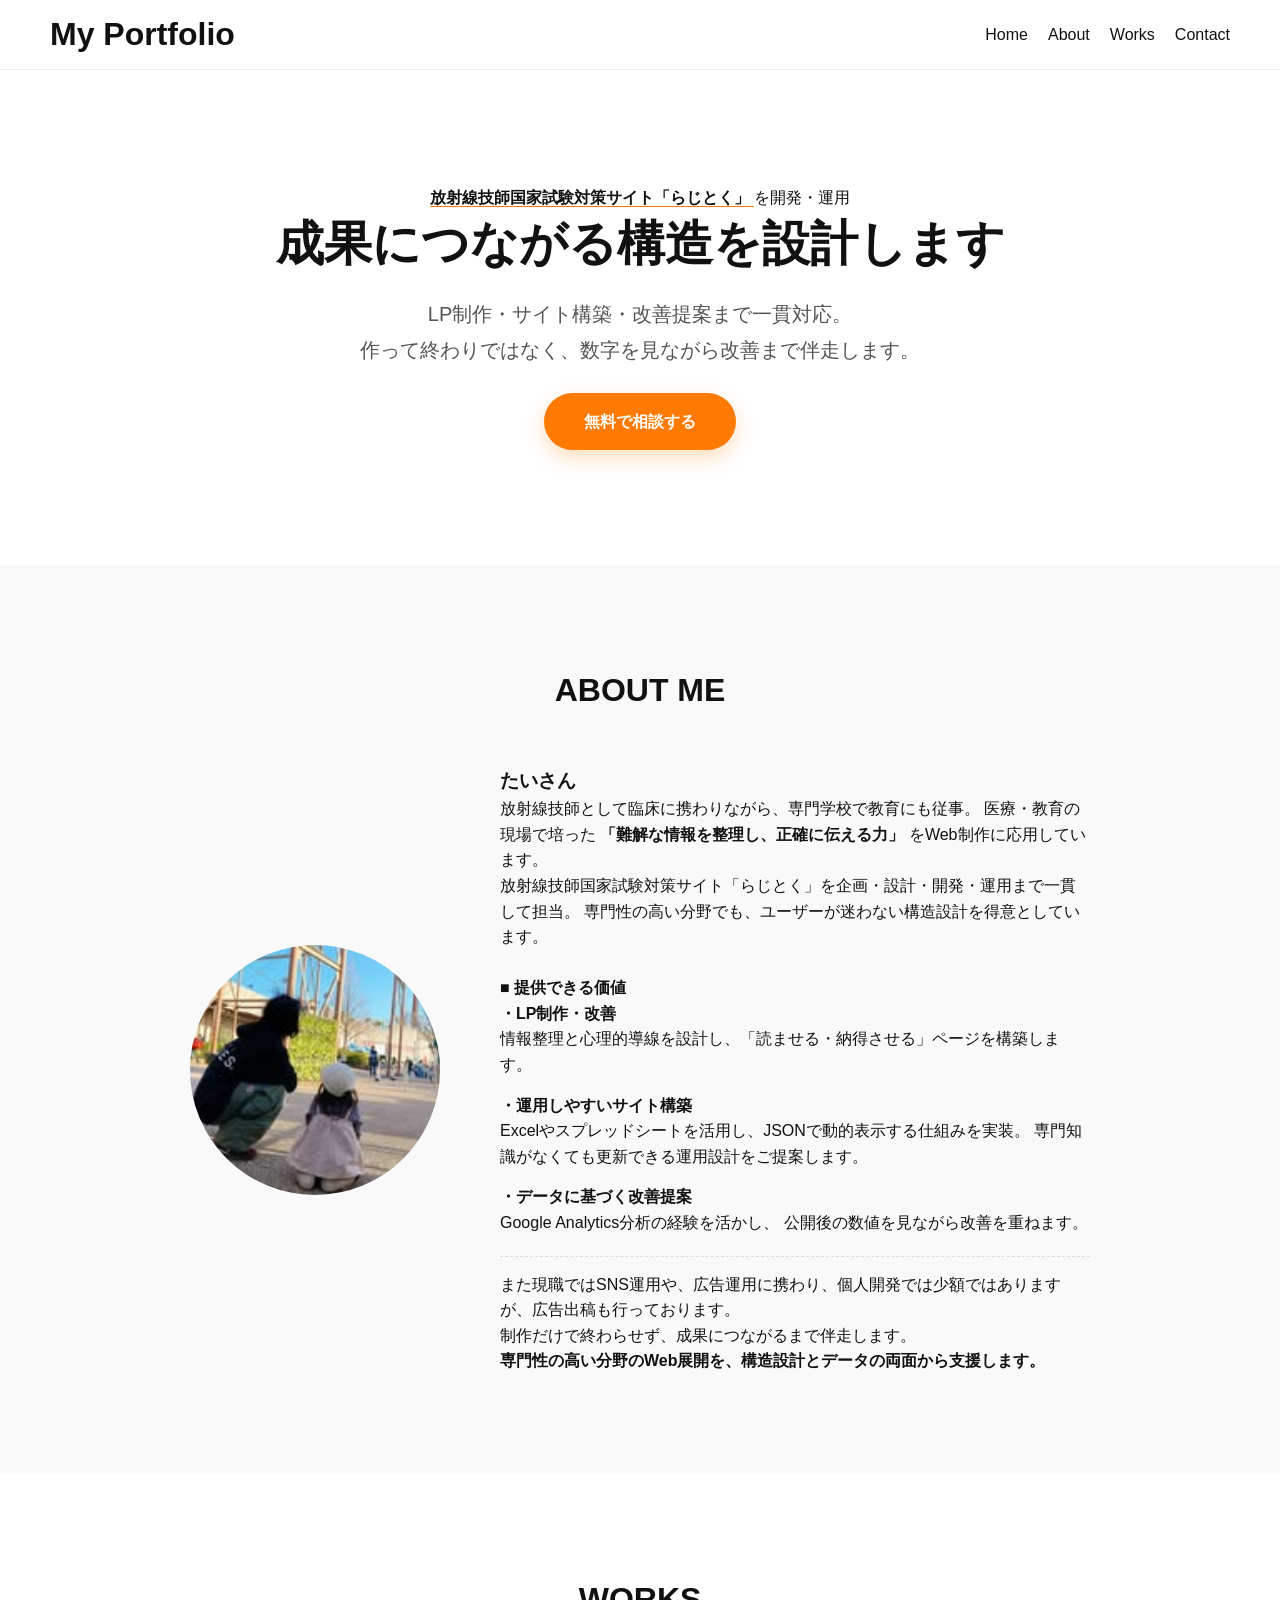
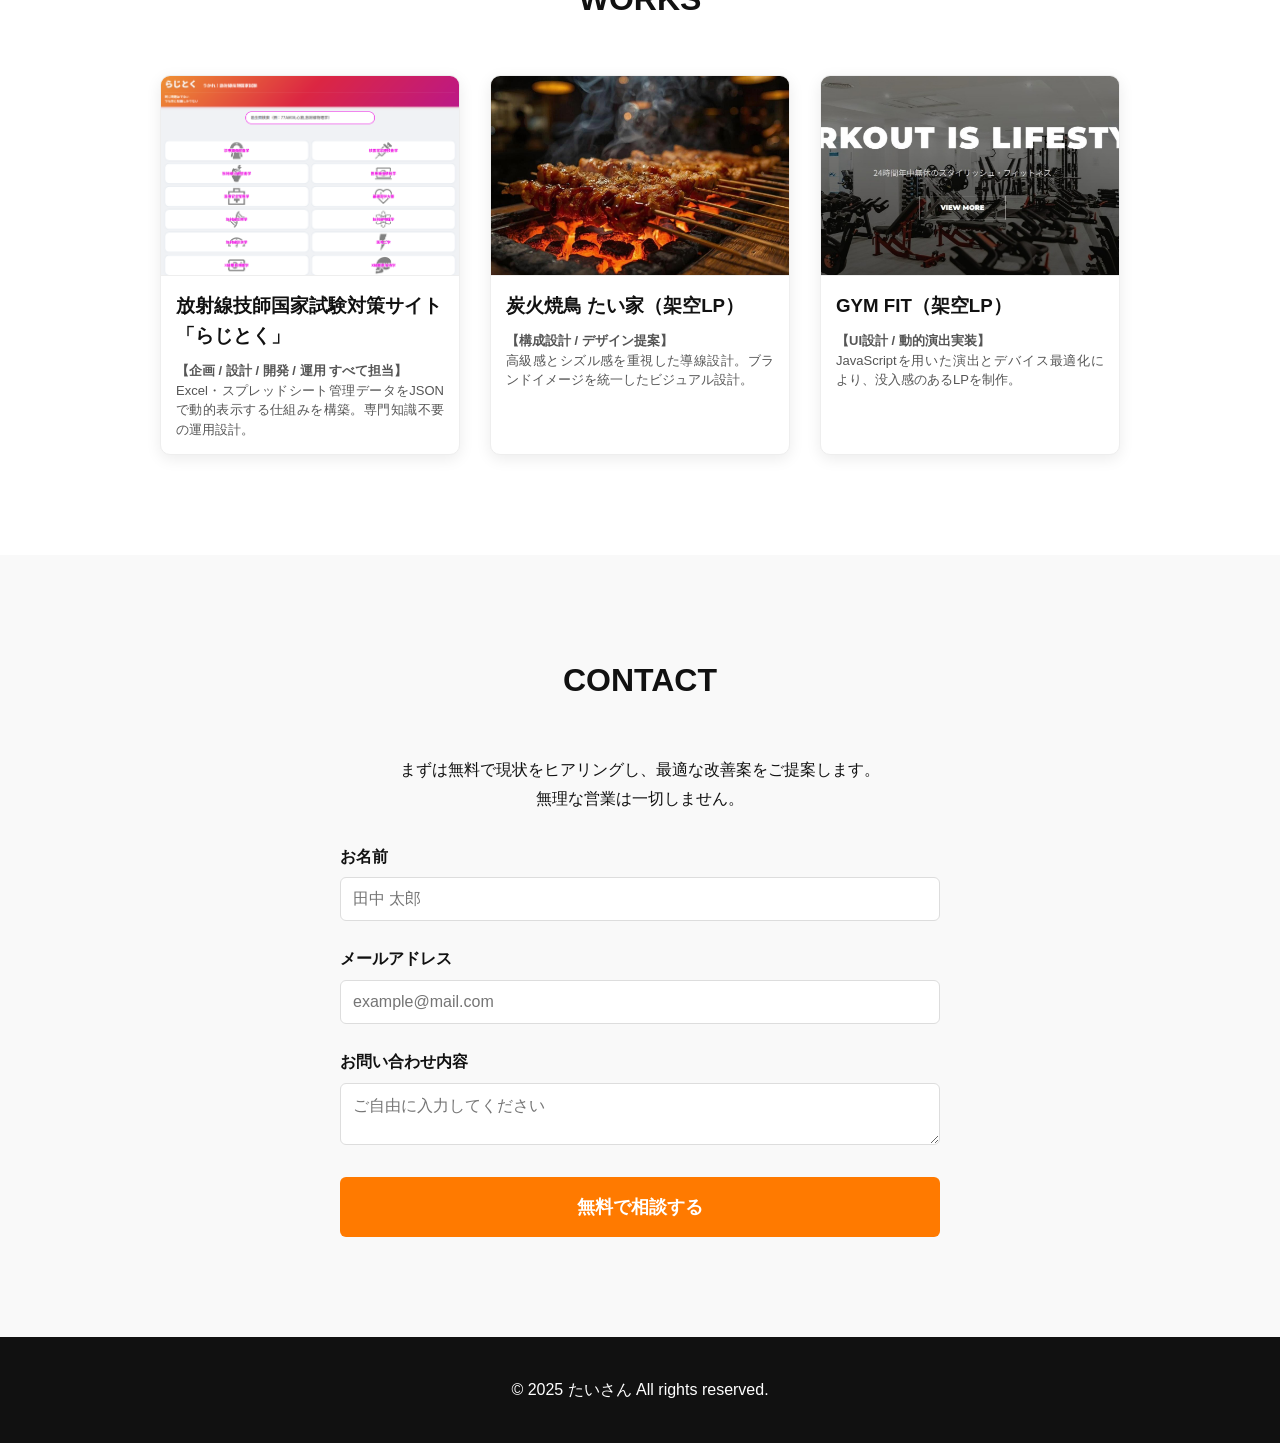
<file: index.html>
<!DOCTYPE html>
<html lang="ja">
<head>
    <meta charset="UTF-8">
    <meta name="viewport" content="width=device-width, initial-scale=1.0">
    <title>たいさんのポートフォリオ | 成果につながる構造を設計</title>
    <link rel="stylesheet" href="style.css">
</head>

<body>
  <div id="top"></div>
  
  <header class="header">
    <h1 class="logo">My Portfolio</h1>
    <nav>
      <ul class="nav-list">
        <li><a href="#top">Home</a></li>
        <li><a href="#about">About</a></li>
        <li><a href="#works">Works</a></li>
        <li><a href="#contact">Contact</a></li>
      </ul>
    </nav>
  </header>

  <section class="main-visual">
    <div class="main-content">
      <div class="hero-achievement">
        <a href="https://raditoku.com/" target="_blank" rel="noopener">
          放射線技師国家試験対策サイト「らじとく」
        </a>
        を開発・運用
      </div>

      <h2>成果につながる構造を設計します</h2>

      <p>
        LP制作・サイト構築・改善提案まで一貫対応。<br>
        作って終わりではなく、数字を見ながら改善まで伴走します。
      </p>

      <div class="main-buttons">
        <a href="#contact" class="cta-primary">無料で相談する</a>
      </div>
    </div>
  </section>

  <section id="about" class="about-section">
    <h2 class="section-title">About Me</h2>
    
    <div class="about-container">
      <div class="about-image">
        <img src="my-photo.jpg" alt="たいさんの写真">
      </div>
      
      <div class="about-text">
        <h3>たいさん</h3>
        <p>
          放射線技師として臨床に携わりながら、専門学校で教育にも従事。
          医療・教育の現場で培った
          <strong>「難解な情報を整理し、正確に伝える力」</strong>
          をWeb制作に応用しています。
        </p>

        <p>
          放射線技師国家試験対策サイト「らじとく」を企画・設計・開発・運用まで一貫して担当。
          専門性の高い分野でも、ユーザーが迷わない構造設計を得意としています。
        </p>
<br>
        <h4>■ 提供できる価値</h4>

        <ul style="list-style: none; padding: 0;">
          <li style="margin-bottom: 15px;">
            <strong>・LP制作・改善</strong><br>
            情報整理と心理的導線を設計し、「読ませる・納得させる」ページを構築します。
          </li>

          <li style="margin-bottom: 15px;">
            <strong>・運用しやすいサイト構築</strong><br>
            Excelやスプレッドシートを活用し、JSONで動的表示する仕組みを実装。
            専門知識がなくても更新できる運用設計をご提案します。
          </li>

          <li style="margin-bottom: 15px;">
            <strong>・データに基づく改善提案</strong><br>
            Google Analytics分析の経験を活かし、
            公開後の数値を見ながら改善を重ねます。
          </li>
        </ul>

        <p style="margin-top: 20px; border-top: 1px dashed #ddd; padding-top: 15px;">
          また現職ではSNS運用や、広告運用に携わり、個人開発では少額ではありますが、広告出稿も行っております。<br>
          制作だけで終わらせず、成果につながるまで伴走します。<br>
          <strong>専門性の高い分野のWeb展開を、構造設計とデータの両面から支援します。</strong>
        </p>
      </div>
    </div>
  </section>

  <section id="works" class="works-section">
    <h2 class="section-title">Works</h2>
    <div class="works-container">

      <div class="work-card">
        <a href="https://raditoku.com/" target="_blank">
          <img src="1.png" alt="らじとく">
          <div class="work-info">
            <h3>放射線技師国家試験対策サイト「らじとく」</h3>
            <p>
              <strong>【企画 / 設計 / 開発 / 運用 すべて担当】</strong><br>
              Excel・スプレッドシート管理データをJSONで動的表示する仕組みを構築。専門知識不要の運用設計。
            </p>
          </div>
        </a>
      </div>

      <div class="work-card">
        <a href="yakitori-taiya/index.html" target="_blank"> 
          <img src="yakitori-taiya/top.jpg" alt="炭火焼鳥 たい家"> 
          <div class="work-info">
            <h3>炭火焼鳥 たい家（架空LP）</h3>
            <p>
              <strong>【構成設計 / デザイン提案】</strong><br>
              高級感とシズル感を重視した導線設計。ブランドイメージを統一したビジュアル設計。
            </p>
          </div>
        </a>
      </div>

      <div class="work-card">
        <a href="GYMFIT/index.html" target="_blank"> 
          <img src="GYMFIT/top.jpg" alt="GYM FIT"> 
          <div class="work-info">
            <h3>GYM FIT（架空LP）</h3>
            <p>
              <strong>【UI設計 / 動的演出実装】</strong><br>
              JavaScriptを用いた演出とデバイス最適化により、没入感のあるLPを制作。
            </p>
          </div>
        </a>
      </div>
    </div>
  </section>

  <section id="contact" class="contact-section">
    <h2 class="section-title">Contact</h2>
    <p class="contact-lead" style="text-align: center; margin-bottom: 30px;">
      まずは無料で現状をヒアリングし、最適な改善案をご提案します。<br>
      無理な営業は一切しません。
    </p>

    <div class="contact-container">
      <form action="https://formspree.io/f/xeelpyqo" method="post">
        <div class="form-item">
          <label for="name">お名前</label>
          <input type="text" id="name" name="name" placeholder="田中 太郎" required>
        </div>
        <div class="form-item">
          <label for="email">メールアドレス</label>
          <input type="email" id="email" name="email" placeholder="example@mail.com" required>
        </div>
        <div class="form-item">
          <label for="message">お問い合わせ内容</label>
          <textarea id="message" name="message" placeholder="ご自由に入力してください" required></textarea>
        </div>
        <button type="submit" class="submit-btn">無料で相談する</button>
      </form>
    </div>
  </section>

  <footer>
    <p>&copy; 2025 たいさん All rights reserved.</p>
  </footer>

</body>
</html>
</file>
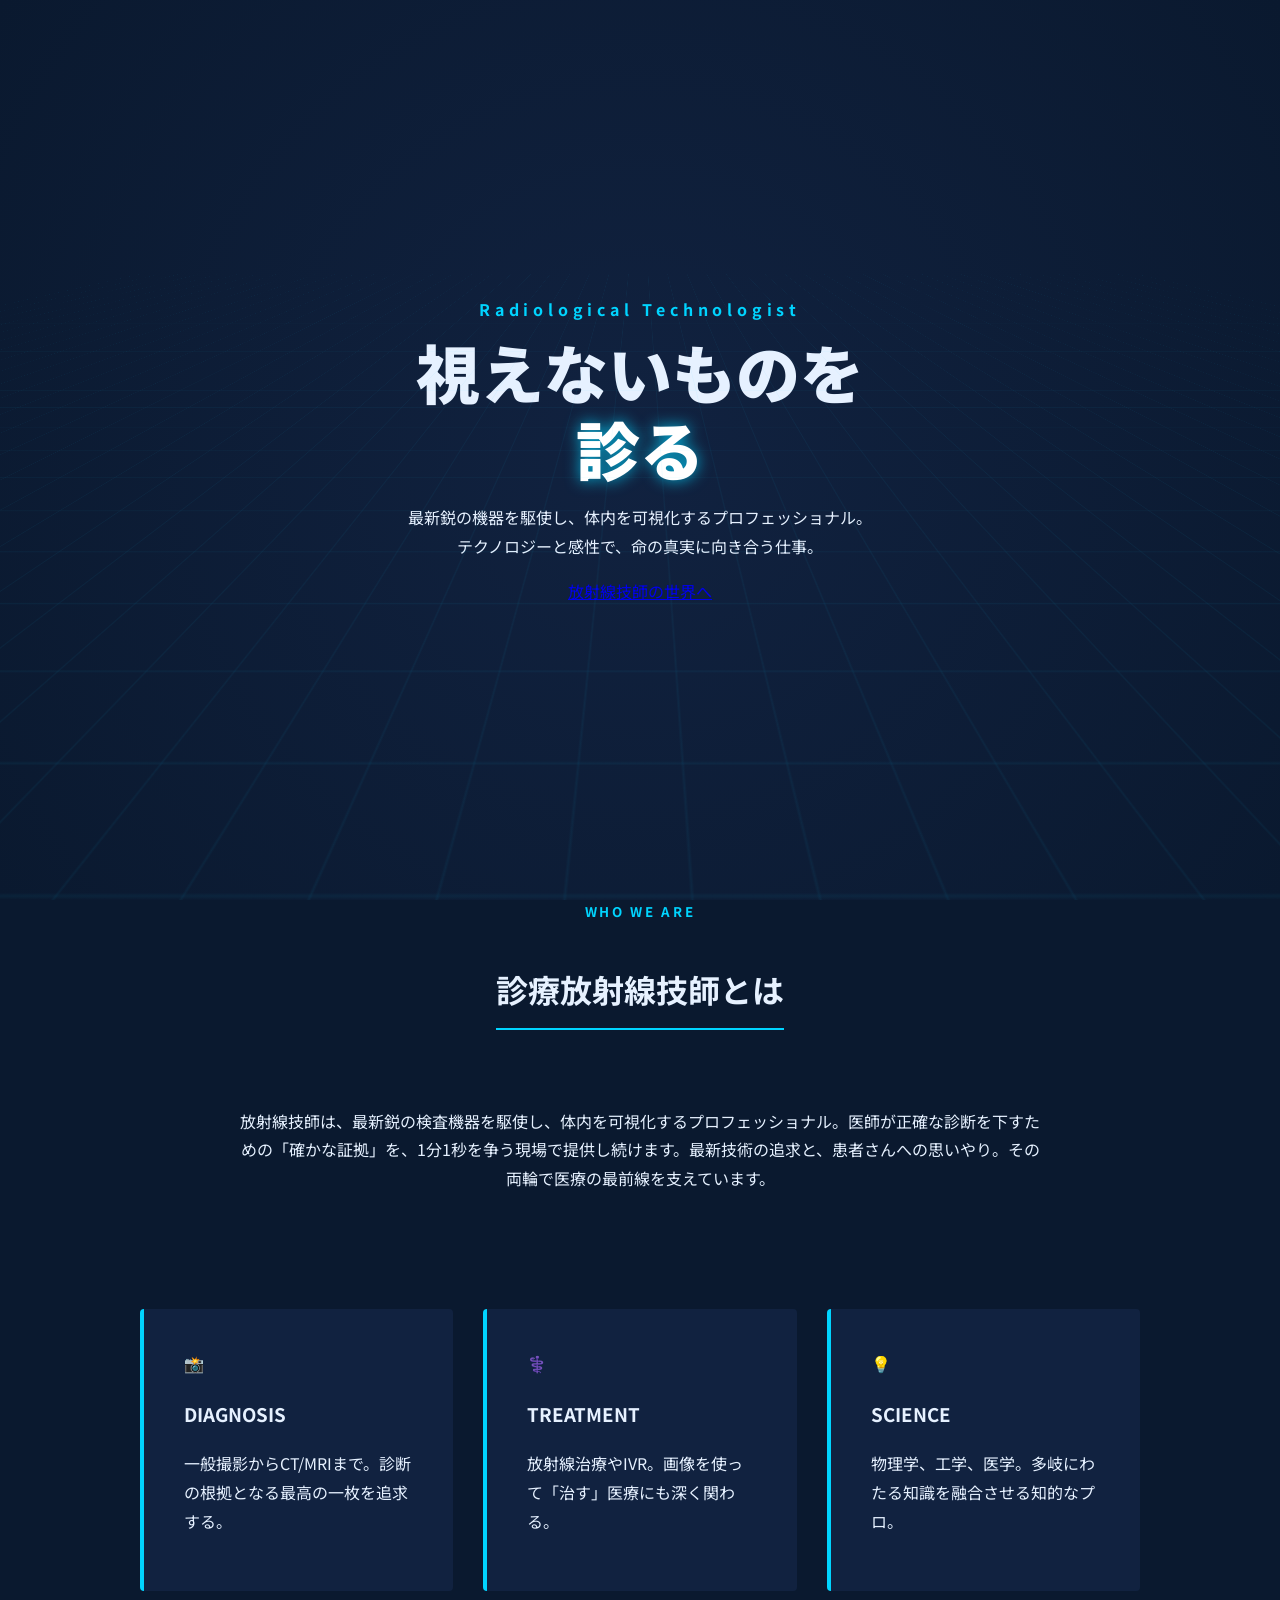
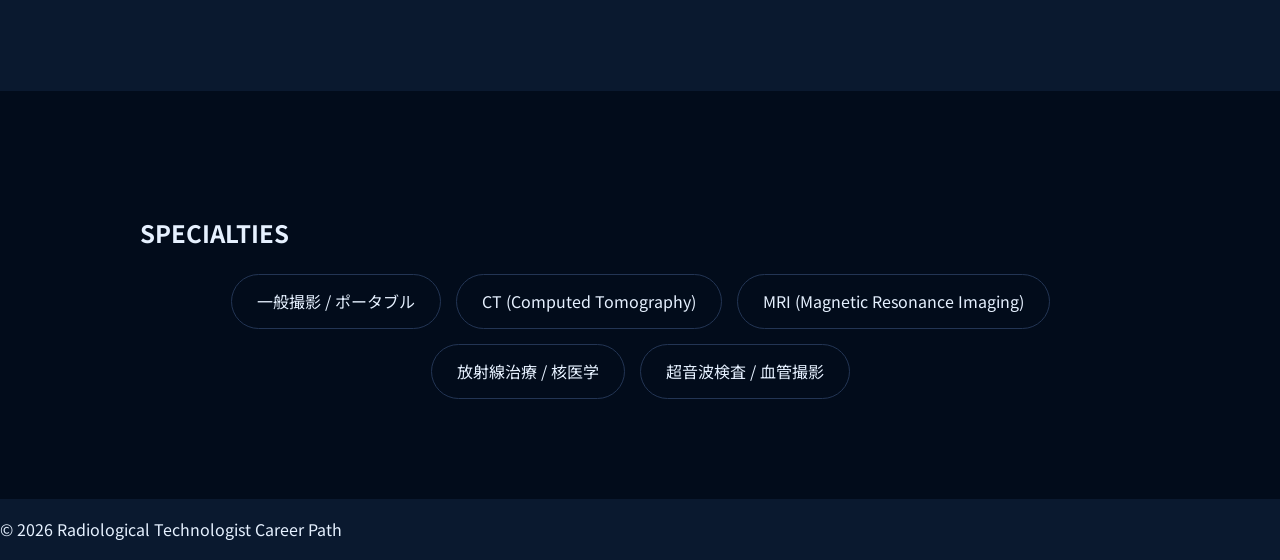
<file: rt/index.html>
<!DOCTYPE html>
<html lang="ja">
<head>
    <meta charset="UTF-8">
    <meta name="viewport" content="width=device-width, initial-scale=1.0">
    <title>THE PROFESSIONAL | 診療放射線技師の世界</title>
    <link rel="stylesheet" href="style.css">
    <link href="https://fonts.googleapis.com/css2?family=Noto+Sans+JP:wght@400;700;900&display=swap" rel="stylesheet">
</head>
<body>

    <header class="hero">
        <div class="hero-overlay"></div>
        <div class="hero-content">
            <span class="sub-title">Radiological Technologist </span>
            <h1>視えないものを<br><span class="highlight">診る</span></h1>
            <p>最新鋭の機器を駆使し、体内を可視化するプロフェッショナル。<br>テクノロジーと感性で、命の真実に向き合う仕事。</p>
            <a href="#about" class="btn primary">放射線技師の世界へ</a>
        </div>
    </header>

    <section id="about" class="mission">
        <div class="container">
            <div class="section-title">
                <small>WHO WE ARE</small>
                <h2>診療放射線技師とは</h2>
            </div>
            <div class="mission-text">
                <p>放射線技師は、最新鋭の検査機器を駆使し、体内を可視化するプロフェッショナル。医師が正確な診断を下すための「確かな証拠」を、1分1秒を争う現場で提供し続けます。最新技術の追求と、患者さんへの思いやり。その両輪で医療の最前線を支えています。</p>
            </div>
        </div>
    </section>

    <section class="features">
        <div class="container">
            <div class="feature-grid">
                <div class="card">
                    <div class="card-icon">📸</div>
                    <h3>DIAGNOSIS</h3>
                    <p>一般撮影からCT/MRIまで。診断の根拠となる最高の一枚を追求する。</p>
                </div>
                <div class="card">
                    <div class="card-icon">⚕️</div>
                    <h3>TREATMENT</h3>
                    <p>放射線治療やIVR。画像を使って「治す」医療にも深く関わる。</p>
                </div>
                <div class="card">
                    <div class="card-icon">💡</div>
                    <h3>SCIENCE</h3>
                    <p>物理学、工学、医学。多岐にわたる知識を融合させる知的なプロ。</p>
                </div>
            </div>
        </div>
    </section>

    <section class="specialty">
        <div class="container">
            <h2>SPECIALTIES</h2>
            <div class="specialty-list">
                <div class="spec-item">一般撮影 / ポータブル</div>
                <div class="spec-item">CT (Computed Tomography)</div>
                <div class="spec-item">MRI (Magnetic Resonance Imaging)</div>
                <div class="spec-item">放射線治療 / 核医学</div>
                <div class="spec-item">超音波検査 / 血管撮影</div>
            </div>
        </div>
    </section>

    <footer>
        <p>&copy; 2026 Radiological Technologist Career Path</p>
    </footer>

</body>
</html>
</file>
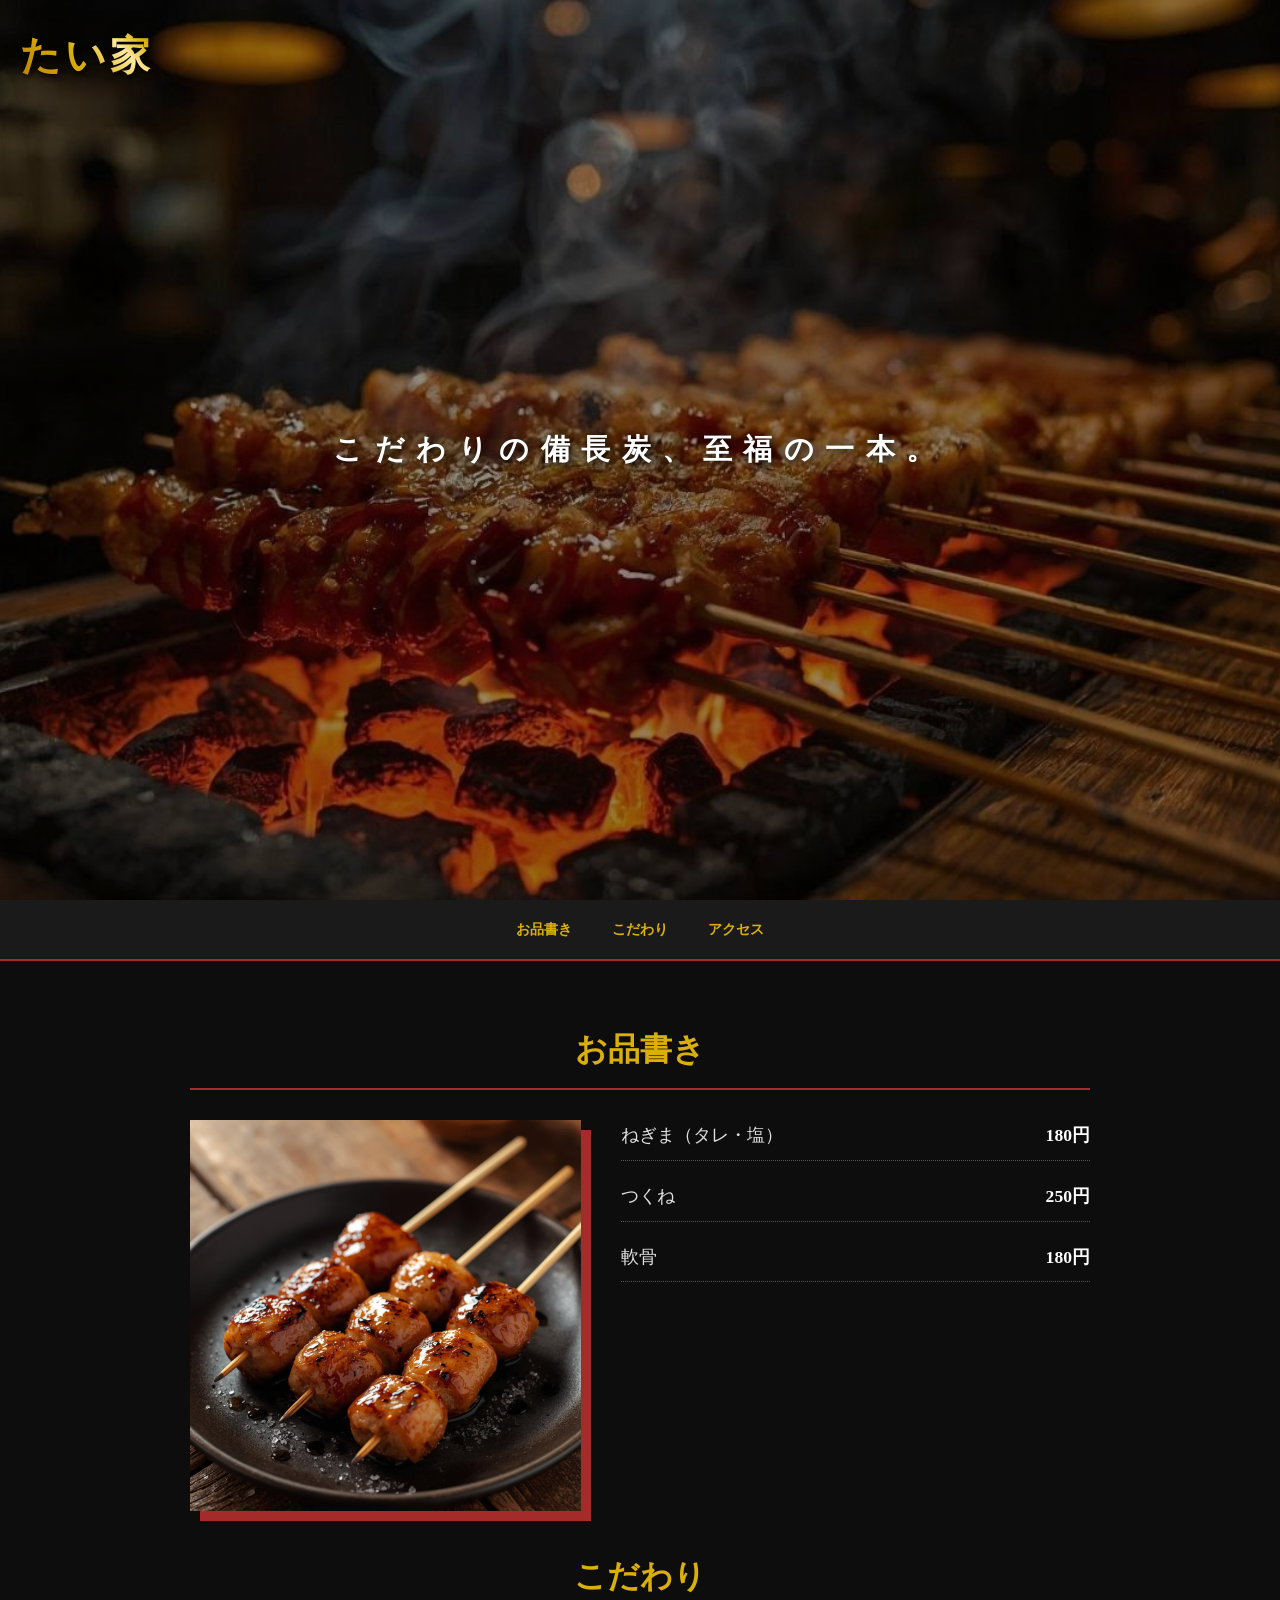
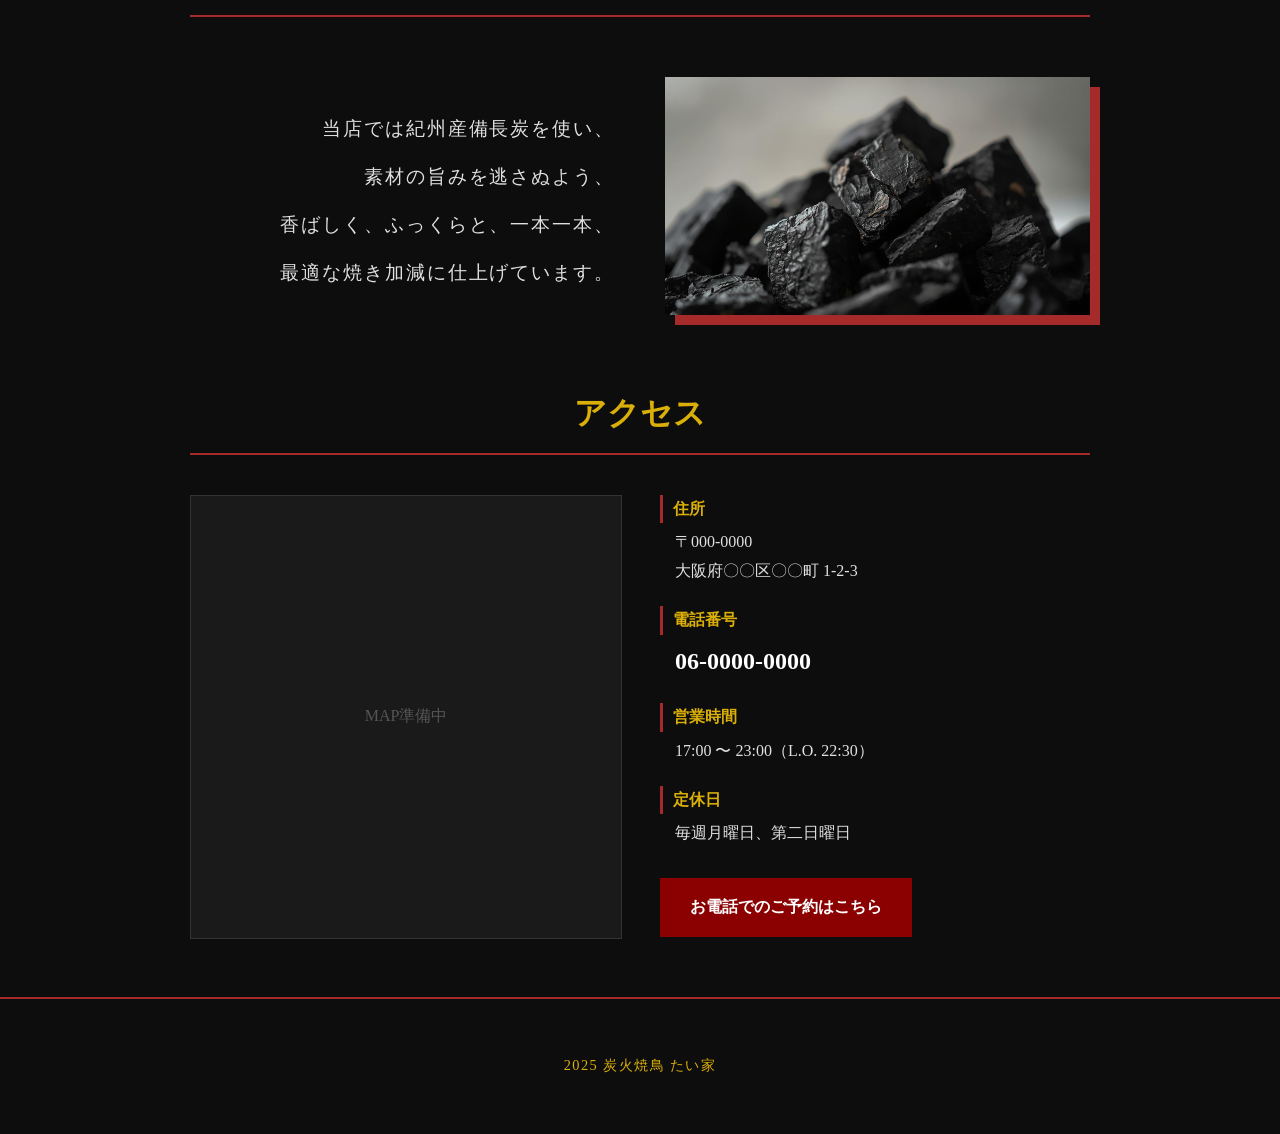
<file: yakitori-taiya/index.html>
<!DOCTYPE html>
<html lang="ja">
<head>
    <meta charset="UTF-8">
    <meta name="viewport" content="width=device-width, initial-scale=1.0">
    <title>炭火焼鳥 たい家</title>
    <link rel="stylesheet" href="style.css">
</head>
<body>

<header>
    <div class="header-container">
        <h1 class="logo">たい家</h1>
        </div>
    <div class="hero-visual">
        <div class="hero-text">
           <p>こだわりの備長炭、<br class="sp-only">至福の一本。</p>
        </div>
    </div>
</header>

    <nav>
        <ul>
            <li><a href="#menu">お品書き</a></li>
            <li><a href="#kodawari">こだわり</a></li>
            <li><a href="#access">アクセス</a></li>
        </ul>
    </nav>

    <main>
      <section id="menu">
         <h2>お品書き</h2>
       <div class="menu-container">
         <div class="menu-image">
            <img src="yakitori.jpg" alt="自慢の焼き鳥">
         </div>

         <div class="menu-grid">
            <div class="menu-item">
                <span>ねぎま（タレ・塩）</span>
                <span class="price">180円</span>
            </div>
            <div class="menu-item">
                <span>つくね</span>
                <span class="price">250円</span>
            </div>
            <div class="menu-item">
                <span>軟骨</span>
                <span class="price">180円</span>
            </div>
         </div>
        </div>
      </section>

<section id="kodawari">
    <h2>こだわり</h2>
    <div class="kodawari-container">
        
        <div class="kodawari-text">
            <p>
                当店では紀州産備長炭を使い、<br>
                素材の旨みを逃さぬよう、<br>
                香ばしく、ふっくらと、一本一本、<br>
                最適な焼き加減に仕上げています。
            </p>
        </div>

        <div class="menu-image">
            <img src="kodawari.jpg" alt="こだわりの備長炭">
        </div>

    </div>
</section>

<section id="access">
    <h2>アクセス</h2>
    <div class="access-container">
        <div class="access-map">
            <div class="map-placeholder">MAP準備中</div>
        </div>

        <div class="access-info">
            <dl>
                <dt>住所</dt>
                <dd>〒000-0000<br>大阪府〇〇区〇〇町 1-2-3</dd>
                
                <dt>電話番号</dt>
                <dd class="tel">06-0000-0000</dd>
                
                <dt>営業時間</dt>
                <dd>17:00 〜 23:00（L.O. 22:30）</dd>
                
                <dt>定休日</dt>
                <dd>毎週月曜日、第二日曜日</dd>
            </dl>
            <div class="reserve-area">
                <a href="tel:0300000000" class="btn-reserve">お電話でのご予約はこちら</a>
            </div>
        </div>
    </div>
</section>


    </main>

    <footer>
        <p>2025 炭火焼鳥 たい家</p>
    </footer>

</body>
</html>
</file>
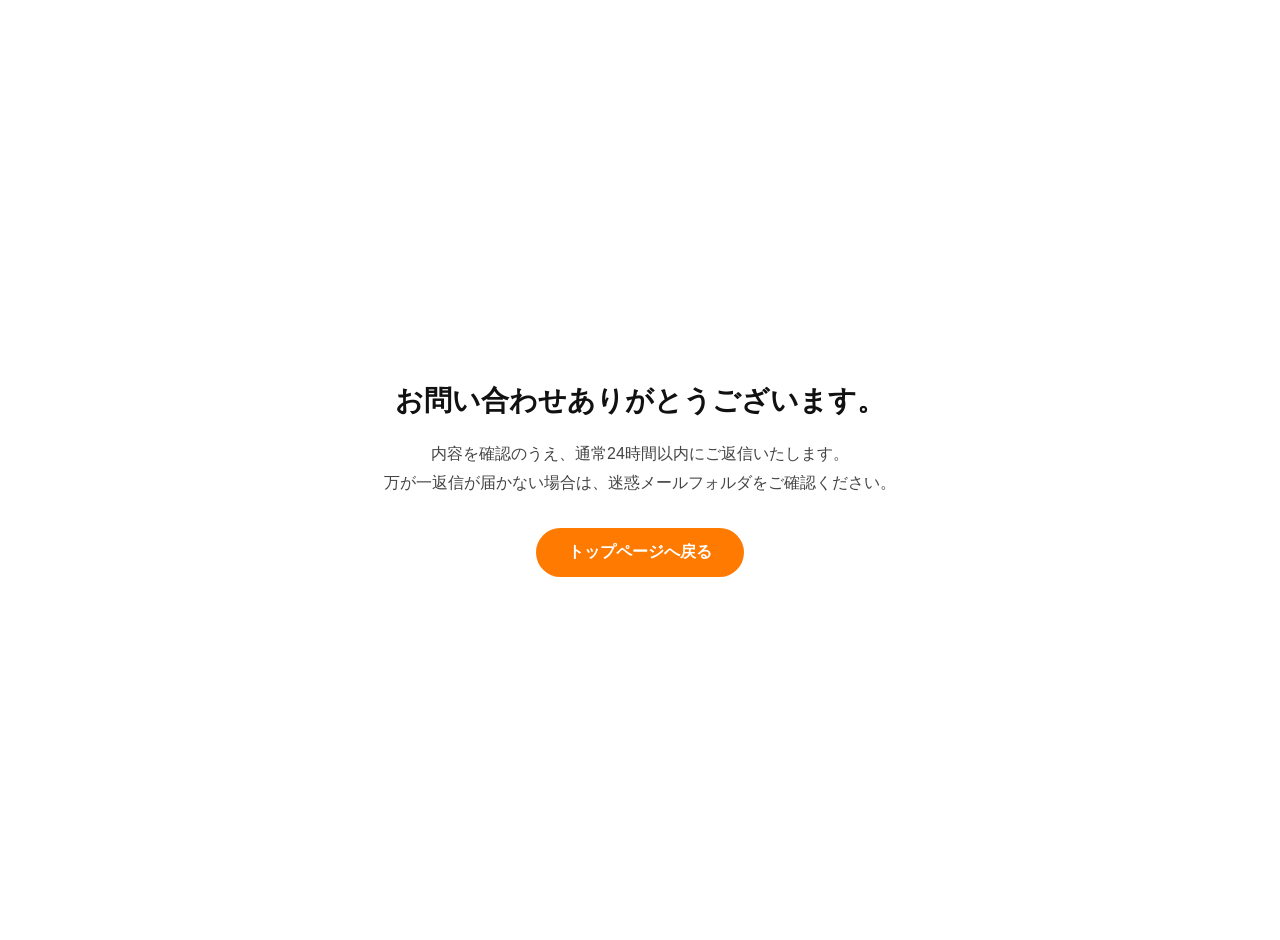
<file: thankyou.html>
<!DOCTYPE html>
<html lang="ja">
<head>
  <meta charset="UTF-8">
  <title>送信完了 | たいさん Web制作</title>
  <meta name="viewport" content="width=device-width, initial-scale=1.0">
  
  <style>
    body {
      margin: 0;
      font-family: "Helvetica Neue", Arial, sans-serif;
      background: #ffffff;
      color: #111;
      display: flex;
      justify-content: center;
      align-items: center;
      height: 100vh;
      text-align: center;
      padding: 20px;
    }

    .thanks-container {
      max-width: 600px;
    }

    h1 {
      font-size: 28px;
      margin-bottom: 20px;
    }

    p {
      font-size: 16px;
      line-height: 1.8;
      margin-bottom: 30px;
      color: #444;
    }

    .cta-button {
      display: inline-block;
      padding: 14px 32px;
      background-color: #ff7a00;
      color: #fff;
      text-decoration: none;
      border-radius: 50px;
      font-weight: bold;
      transition: 0.3s;
    }

    .cta-button:hover {
      background-color: #111;
      transform: translateY(-3px);
    }
  </style>
</head>

<body>
  <div class="thanks-container">
    <h1>お問い合わせありがとうございます。</h1>

    <p>
      内容を確認のうえ、通常24時間以内にご返信いたします。<br>
      万が一返信が届かない場合は、迷惑メールフォルダをご確認ください。
    </p>

    <a href="index.html" class="cta-button">トップページへ戻る</a>
  </div>
</body>
</html>
</file>
<file: style.css>
/* =========================================
   1. 基本設定（リセット・ベース）
   全体の土台となるルールを決めます
   ========================================= */
* {
  margin: 0;
  padding: 0;
  box-sizing: border-box;
}

html {
  scroll-behavior: smooth;
}

body {
  overflow-x: hidden;
  font-family: "Helvetica Neue", Arial, "Hiragino Kaku Gothic ProN", "Hiragino Sans", Meiryo, sans-serif;
  line-height: 1.6;
  color: #111;                /* ★黒を濃く */
  background-color: #ffffff;  /* ★完全白ベース */
}

a {
  text-decoration: none;
  color: inherit;
}

ul {
  list-style: none;
}

img {
  max-width: 100%;
  vertical-align: bottom;
}

/* =========================================
   2. 共通パーツ（タイトル・ボタン）
   ========================================= */
.section-title {
  text-align: center;
  font-size: 32px;
  margin-bottom: 50px;
  text-transform: uppercase;
  color: #111; /* ★黒 */
}

/* お問い合わせなどのボタン共通設定 */
.submit-btn {
  display: block;
  width: 100%;
  padding: 18px;
  background-color: #ff7a00; /* ★オレンジを少し締める */
  color: #ffffff;
  border: none;
  border-radius: 6px;
  font-size: 18px;
  font-weight: bold;
  cursor: pointer;
  transition: 0.3s;
}

.submit-btn:hover {
  background-color: #111; /* ★ホバーで黒 */
  color: #ffffff;
}

/* =========================================
   3. ヘッダー
   ========================================= */
.header {
  display: flex;
  justify-content: space-between;
  align-items: center;
  padding: 0 50px;
  background-color: #ffffff; /* ★白に変更 */
  color: #111;               /* ★黒文字 */
  height: 70px;
  position: fixed;
  top: 0; left: 0; right: 0;
  z-index: 1000;
  border-bottom: 1px solid #eee; /* ★薄い境界線 */
}

.nav-list {
  display: flex;
}

.nav-list li {
  margin-left: 20px;
}

.nav-list a:hover {
  color: #ff7a00; /* ★リンクはオレンジ */
}

/* =========================================
4. メインビジュアル（白背景・営業特化）
========================================= */

.main-visual {
  background: #ffffff;
  width: 100%;
  height: 55vh;              /* 少し引き締め */
  min-height: 420px;
  display: flex;
  justify-content: center;
  align-items: center;
  text-align: center;
  color: #111;
  margin-top: 70px;
  padding: 0 20px;
}

.main-content {
  display: flex;
  flex-direction: column;
  align-items: center;
  max-width: 800px;          /* 横に広がりすぎないよう制限 */
}

.main-content h2 {
  font-size: clamp(28px, 4.5vw, 48px);
  font-weight: 800;          /* 少し強く */
  line-height: 1.4;
  margin-bottom: 18px;       /* 微調整 */
}

.main-content p {
  font-size: clamp(16px, 2vw, 20px);
  line-height: 1.8;
  color: #555;
  margin-bottom: 25px;       /* ★ここが重要：ボタンとの自然な距離 */
}

.hero-achievement a {
  color: #111;
  font-weight: 600;
  border-bottom: 1px solid #ff7a00;
  transition: 0.2s;
}

.hero-achievement a:hover {
  color: #ff7a00;
}

/* =========================================
   ヒーローCTA
========================================= */

.main-buttons {
  margin-top: 0;             /* pで距離を作るので不要 */
}

.cta-primary {
  display: inline-block;
  padding: 16px 40px;
  background-color: #ff7a00;
  color: #ffffff;
  font-size: 16px;
  font-weight: 700;
  border-radius: 50px;
  transition: all 0.3s ease;
  box-shadow: 0 8px 20px rgba(255,122,0,0.25); /* 少し浮かせる */
}

.cta-primary:hover {
  background-color: #111;
  transform: translateY(-3px);
  box-shadow: 0 12px 25px rgba(0,0,0,0.2);
}

/* =========================================
   5. 個別セクション
   ========================================= */
/* About */
.about-section {
  padding: 100px 20px;
  background-color: #f9f9f9; /* ★薄グレー */
}

.about-container {
  display: flex;
  justify-content: center;
  align-items: center;
  gap: 60px;
  max-width: 900px;
  margin: 0 auto;
}

.about-image {
  flex-shrink: 0;
}

.about-image img {
  width: 250px;
  height: 250px;
  border-radius: 50%;
  object-fit: cover;
  display: block;
}

/* Works */
.works-section {
  padding: 100px 20px;
  background-color: #ffffff; /* ★白 */
}

.works-container {
  display: flex;
  flex-wrap: wrap;
  gap: 30px;
  justify-content: center;
}

.work-card {
  width: 300px;
  background: #ffffff;
  border-radius: 10px;
  overflow: hidden;
  box-shadow: 0 4px 15px rgba(0,0,0,0.08); /* ★影を弱める */
  transition: 0.3s;
  border: 1px solid #eee;
}

.work-card img {
  width: 100%;
  height: 200px;
  object-fit: cover;
  border-bottom: 1px solid #eee;
}

.work-card:hover {
  transform: translateY(-5px);
  box-shadow: 0 8px 25px rgba(0,0,0,0.12);
}

.work-info {
  padding: 15px;
}

.work-info p {
  font-size: 13px;
  color: #555;
  line-height: 1.5;
  margin-top: 10px;
  text-align: justify;
}

/* Contact */
.contact-section {
  padding: 100px 20px;
  background-color: #f9f9f9; /* ★薄グレー */
}

.contact-container {
  max-width: 600px;
  margin: 0 auto;
}

.contact-lead {
  text-align: center;
  max-width: 600px;
  margin: 0 auto 40px;
  line-height: 1.8;
}

.form-item {
  margin-bottom: 25px;
}

.form-item label {
  display: block;
  margin-bottom: 8px;
  font-weight: bold;
  color: #111;
}

input, textarea {
  width: 100%;
  padding: 12px;
  border: 1px solid #ddd;
  border-radius: 6px;
  font-size: 16px;
}

input:focus, textarea:focus {
  outline: none;
  border-color: #ff7a00; /* ★フォーカスでオレンジ */
}

/* =========================================
   6. フッター
   ========================================= */
footer {
  background-color: #111; /* ★黒 */
  color: #ffffff;
  text-align: center;
  padding: 40px 0;
}

/* =========================================
   7. レスポンシブ
   ========================================= */
@media (max-width: 768px) {
  .header {
    flex-direction: column;
    height: auto;
    padding: 10px 0;
  }

  .nav-list li {
    margin: 0 10px;
  }

  .main-visual {
    margin-top: 100px;
    height: 300px;
  }

  .main-content h2 {
    font-size: 24px;
  }

  .about-container {
    flex-direction: column;
    text-align: center;
    gap: 20px;
  }
}
</file>
<file: rt/style.css>
/* rt-style.css */

/* =========================================
   1. 変数定義（デザインのルール）
   共通の色や値をここで管理
   ========================================= */
:root {
    --main-navy: #0a192f;        /* メイン背景：深いネイビー */
    --accent-blue: #00d4ff;      /* アクセント：水色の光 */
    --silver-white: #e6f1ff;     /* 文字色：青みのある白 */
    --border-color: #233554;     /* 枠線：落ち着いた紺色 */
}

/* =========================================
   2. 全体設定
   ページ全体の基本ルール
   ========================================= */
body {
    margin: 0;                   /* 余計な隙間をゼロに */
    padding: 0;
    font-family: 'Noto Sans JP', sans-serif; /* 医療系に合う読みやすいフォント */
    background-color: var(--main-navy);
    color: var(--silver-white);
    line-height: 1.8;            /* 文章を読みやすくするための行間 */
}

.container {
    max-width: 1000px;           /* コンテンツの最大幅を制限 */
    margin: 0 auto;              /* 左右中央寄せ */
    padding: 0 20px;             /* スマホ時の左右の隙間 */
}

/* =========================================
   3. ヒーローセクション（トップ画像部分）
   第一印象を決める最重要エリア
   ========================================= */
.hero {
    height: 100vh;               /* 画面いっぱいに表示 */
    display: flex;               /* 中身を中央に配置するための設定 */
    align-items: center;
    justify-content: center;
    text-align: center;
    position: relative;
    overflow: hidden;            /* はみ出たグリッドを隠す */
    background: radial-gradient(circle at center, #112240 0%, #0a192f 100%); /* 中央を明るく */
}

/* 背景のハイテクなグリッド模様 */
.hero::before {
    content: "";
    position: absolute;
    width: 200%;
    height: 200%;
    background-image: linear-gradient(rgba(0, 212, 255, 0.05) 1px, transparent 1px),
                      linear-gradient(90deg, rgba(0, 212, 255, 0.05) 1px, transparent 1px);
    background-size: 50px 50px;
    transform: perspective(500px) rotateX(60deg); /* 床が奥に伸びているような演出 */
    bottom: -50%;
}

.hero-content {
    position: relative;
    z-index: 10;                 /* グリッドより前に出す */
}

.sub-title {
    color: var(--accent-blue);   /* 水色で専門職感を出す */
    letter-spacing: 0.3em;       /* 文字の間隔を広げて高級感を */
    font-weight: bold;
    display: block;
    margin-bottom: 10px;
}

.hero h1 {
    font-size: 4rem;             /* 迫力のある文字サイズ */
    font-weight: 900;
    margin: 0;
    line-height: 1.2;
}

.highlight {
    color: #fff;
    text-shadow: 0 0 15px rgba(0, 212, 255, 0.8); /* 文字の周りを光らせる */
}

/* =========================================
   4. ミッションセクション（About部分）
   ========================================= */
.section-title {
    text-align: center;      /* 中身をすべて中央寄せにする */
    margin-bottom: 50px;
    display: flex;           /* 縦に並べるための設定 */
    flex-direction: column;  /* 子要素を「列（垂直）」方向に並べる */
    align-items: center;     /* 垂直方向の中央に揃える */
}

.section-title small {
    display: block;          /* 一行を占有させる */
    color: var(--accent-blue);
    letter-spacing: 0.2em;
    margin-bottom: 10px;     /* 下のh2との隙間を作る */
    font-weight: bold;
}

.section-title h2 {
    font-size: 2rem;
    border-bottom: 2px solid var(--accent-blue); /* 下線に水色を配置 */
    display: inline-block;
    padding-bottom: 10px;
}

.mission-text {
    text-align: center;      /* 説明文も中央寄せ */
    max-width: 800px;        /* 横に広がりすぎないように制限 */
    margin: 0 auto;          /* コンテナ内で中央に */
}

/* =========================================
   5. 特徴・カード（プロフェッショナル要素）
   3つの強みをタイル状に見せる
   ========================================= */
.features {
    padding: 100px 0;
}

.feature-grid {
    display: grid;               /* 横並びのレイアウトを作成 */
    grid-template-columns: repeat(auto-fit, minmax(280px, 1fr)); /* 画面幅で自動調整 */
    gap: 30px;                   /* カード同士の隙間 */
}

.card {
    background: #112240;         /* 少し明るめの紺で浮き上がらせる */
    padding: 40px;
    border-radius: 4px;
    border-left: 4px solid var(--accent-blue); /* 左端にアクセントライン */
    transition: 0.3s;            /* 動きをなめらかにする */
}

.card:hover {
    transform: translateY(-5px); /* マウスを乗せると少し浮く */
    background: #1d2d50;         /* 色を明るく変える */
}

/* =========================================
   6. 専門領域（モダリティ一覧）
   スキルの幅広さをアピール
   ========================================= */
.specialty {
    background-color: #020c1b;   /* 背景を切り替えてセクションを分ける */
    padding: 100px 0;
}

.specialty-list {
    display: flex;               /* 横並び */
    flex-wrap: wrap;             /* 折り返しあり */
    justify-content: center;     /* 中央寄せ */
    gap: 15px;
}

.spec-item {
    padding: 12px 25px;
    border: 1px solid var(--border-color); /* 繊細な枠線 */
    border-radius: 50px;         /* カプセル型のボタン */
    background: transparent;
    transition: 0.3s;
}

.spec-item:hover {
    background: var(--accent-blue); /* マウスを乗せると水色に */
    color: var(--main-navy);
    font-weight: bold;
}
</file>
<file: yakitori-taiya/style.css>
/* 1. 全体設定：黒ベースの高級感 */
body {
    font-family: "Hiragino Mincho ProN", "Yu Mincho", serif;
    background-color: #0d0d0d; /* 漆黒に近い背景 */
    color: #e0e0e0;           /* 文字は目に優しい薄いグレー */
    margin: 0;
    line-height: 1.8;
}

/* 2. ロゴ：左上固定と金色の質感 */
.logo {
    position: fixed;   /* 常に画面の左上に置く */
    top: 20px;
    left: 20px;
    z-index: 1000;     /* 写真や他の要素より常に上に表示 */
    margin: 0;
    font-size: 2.5rem;
    font-weight: bold;
    letter-spacing: 0.1em;

    /* 金色のグラデーション（金箔のような質感） */
    background: linear-gradient(
        45deg,
        #b67b03 0%,   
        #daaf08 45%,  
        #fee9a0 70%,  
        #daaf08 85%,  
        #b67b03 100%  
    );
    -webkit-background-clip: text; 
    -webkit-text-fill-color: transparent;
    
    /* 文字の輪郭をはっきりさせる影 */
    filter: drop-shadow(2px 2px 3px rgba(0, 0, 0, 0.8));
}

/* 3. ヒーロービジュアル：トップの大きな画像 */
.hero-visual {
    height: 100vh;    /* 画面いっぱいの高さに設定 */
    width: 100%;
    /* 背景画像に薄く黒を重ねて、中央の文字を見やすくする */
    background-image: linear-gradient(rgba(0,0,0,0.4), rgba(0,0,0,0.4)), url('top.jpg');
    background-size: cover;    /* 画面に合わせて画像を伸縮 */
    background-position: center; 
    display: flex;
    align-items: center;
    justify-content: center;
}

.sp-only {
    display: none; /* これでPCでは改行が無効化されます */
}

.hero-text {
    color: #fff;
    font-size: 1.8rem;
    font-weight: bold;
    letter-spacing: 0.4em;
    text-shadow: 2px 2px 10px rgba(0,0,0,1);
}

/* 4. ナビゲーション：使いやすさと色の統一 */
nav {
    background: #1a1a1a;
    position: sticky;  /* スクロールした時に上部で止まる */
    top: 0;
    z-index: 900;
    border-bottom: 2px solid #a52a2a; /* 赤のライン */
}

nav ul {
    list-style: none;
    display: flex;
    justify-content: center;
    margin: 0;
    padding: 15px;
}

nav a {
    color: #daaf08; /* メニュー文字も金にする */
    text-decoration: none;
    padding: 0 20px;
    font-weight: bold;
    font-size: 0.9rem;
}

/* 5. メインコンテンツと見出し */
main {
    max-width: 900px;
    margin: 60px auto;
    padding: 0 20px;
}

h2 {
    color: #daaf08; /* 金色の見出し */
    text-align: center;
    border-bottom: 2px solid #a52a2a; /* 赤のアクセント */
    display: block;
    padding-bottom: 10px;
    margin-bottom: 30px;
    font-size: 2rem;
}

/* 6. お品書きセクション：左右レイアウト */
.menu-container {
    display: flex;
    align-items: flex-start; /* 上揃え */
    gap: 40px;              /* 画像とメニューの間の余白 */
    margin-top: 30px;
}

.menu-image {
    flex: 1;                /* 画像の幅 */
}

.menu-image img {
    width: 100%;
    height: auto;
    /* 漆器のような赤色の影をずらして配置 */
    box-shadow: 10px 10px 0px #a52a2a; 
}

.menu-grid {
    flex: 1.2;              /* メニューリストの幅を少し広めに */
    display: flex;
    flex-direction: column;
    gap: 20px;
}

.menu-item {
    display: flex;
    justify-content: space-between;
    align-items: baseline;
    border-bottom: 1px dotted #555; /* 上品な点線の区切り */
    padding-bottom: 8px;
    font-size: 1.1rem;
}

.price {
    color: white;           /* 金色の中でのアクセントとして白を採用 */
    font-weight: bold;
}

/* こだわりセクション全体のコンテナ */
.kodawari-container {
    display: flex;
    align-items: center; /* 画像と文章の上下中央を揃える */
    gap: 50px;           /* 文字と画像の間の余白 */
    margin-top: 60px;
    margin-bottom: 60px;
}

/* 左側：文章の設定 */
.kodawari-text {
    flex: 1;
    text-align: right;   /* 文字を右寄せにして画像に近づける */
}

.kodawari-text p {
    font-size: 1.2rem;
    line-height: 2.5;    /* 行間を広げてゆったりと読ませる */
    letter-spacing: 0.1em;
}

/* 右側：画像の設定（お品書きのスタイルを再利用） */
/* menu-image クラスをそのまま使うことで、赤い影のデザインが統一されます */

/* アクセスセクション全体のレイアウト */
.access-container {
    display: flex;
    gap: 40px;
    margin-top: 40px;
}

/* 左側：マップの設定 */
.access-map {
    flex: 1;
    min-height: 300px;
}

.map-placeholder {
    width: 100%;
    height: 100%;
    background-color: #1a1a1a;
    border: 1px solid #333;
    display: flex;
    align-items: center;
    justify-content: center;
    color: #555;
}

/* 右側：店舗情報の詳細（定義リスト dl を整える） */
.access-info {
    flex: 1;
}

.access-info dl {
    margin: 0;
}

.access-info dt {
    color: #daaf08; /* 金色の項目名 */
    font-weight: bold;
    border-left: 3px solid #a52a2a; /* 赤のアクセント線 */
    padding-left: 10px;
    margin-bottom: 5px;
}

.access-info dd {
    margin: 0 0 20px 0;
    padding-left: 15px;
}

.tel {
    font-size: 1.5rem;
    font-weight: bold;
    color: #fff;
}

/* 予約ボタン（漆色の赤と金枠） */
.btn-reserve {
    display: inline-block;
    background-color: #8b0000;
    color: #fff;
    padding: 15px 30px;
    text-decoration: none;
    transition: 0.3s;
    font-weight: bold;
    margin-top: 10px;
}

.btn-reserve:hover {
    background-color: #daaf08;
    color: #0d0d0d;
}

footer {
    color: #daaf08;
    border-top: 2px solid #a52a2a; 
    padding: 40px 0; /* 上下にゆとりを */
    text-align: center; /* 文字を真ん中に */
    margin-top: 60px;
    font-size: 0.9rem;
    letter-spacing: 0.1em;
}

/* --- レスポンシブ設定（画面幅768px以下の場合） --- */
@media (max-width: 768px) {
    
    /* 1. 全体・ロゴ・ヒーロー */
    .logo {
        font-size: 1.8rem;
        top: 15px;
        left: 15px;
    }

    .sp-only {
        display: block; /* スマホのみ改行有効 */
    }

    .hero-text {
        font-size: 1.2rem;
        padding: 0 20px;
        text-align: center;
        line-height: 1.8;
    }

    /* 2. ナビゲーション（回り込み許可） */
    nav ul {
        padding: 10px 5px;
        flex-wrap: wrap; 
    }
    nav a {
        padding: 5px 10px;
        font-size: 0.8rem;
    }

    /* 3. メインレイアウト（縦並び＆中央揃え） */
    main {
        margin: 30px auto;
    }

    main section {
        margin-bottom: 100px !important; /* セクション間の余白をガッツリ確保 */
        padding-top: 20px;
    }

    main section:last-child {
        margin-bottom: 40px !important;
    }

    h2 {
        font-size: 1.6rem;
        margin-bottom: 50px; /* 見出しの下も広く */
    }

    .menu-container, 
    .kodawari-container, 
    .access-container {
        flex-direction: column;
        align-items: center; 
        gap: 40px; /* 画像と文字の間の隙間 */
    }

    /* 4. お品書き（中央寄せのリスト） */
    .menu-grid {
        width: 100%;
    }

    .menu-item {
        display: flex;
        justify-content: center; 
        gap: 20px; 
        border-bottom: 1px dotted #555;
        padding: 12px 0;
        text-align: center;
    }

    /* 5. こだわり（画像を上、文字を下に反転） */
    .kodawari-container {
        flex-direction: column-reverse; 
    }

    .kodawari-text {
        text-align: center;
        padding: 0 10px;
    }

    .kodawari-text p {
        font-size: 1.1rem;
        line-height: 2.2;
    }

    /* 6. アクセス（マップの調整） */
    .access-map {
        min-height: 250px;
        width: 100%;
    }
}
</file>
